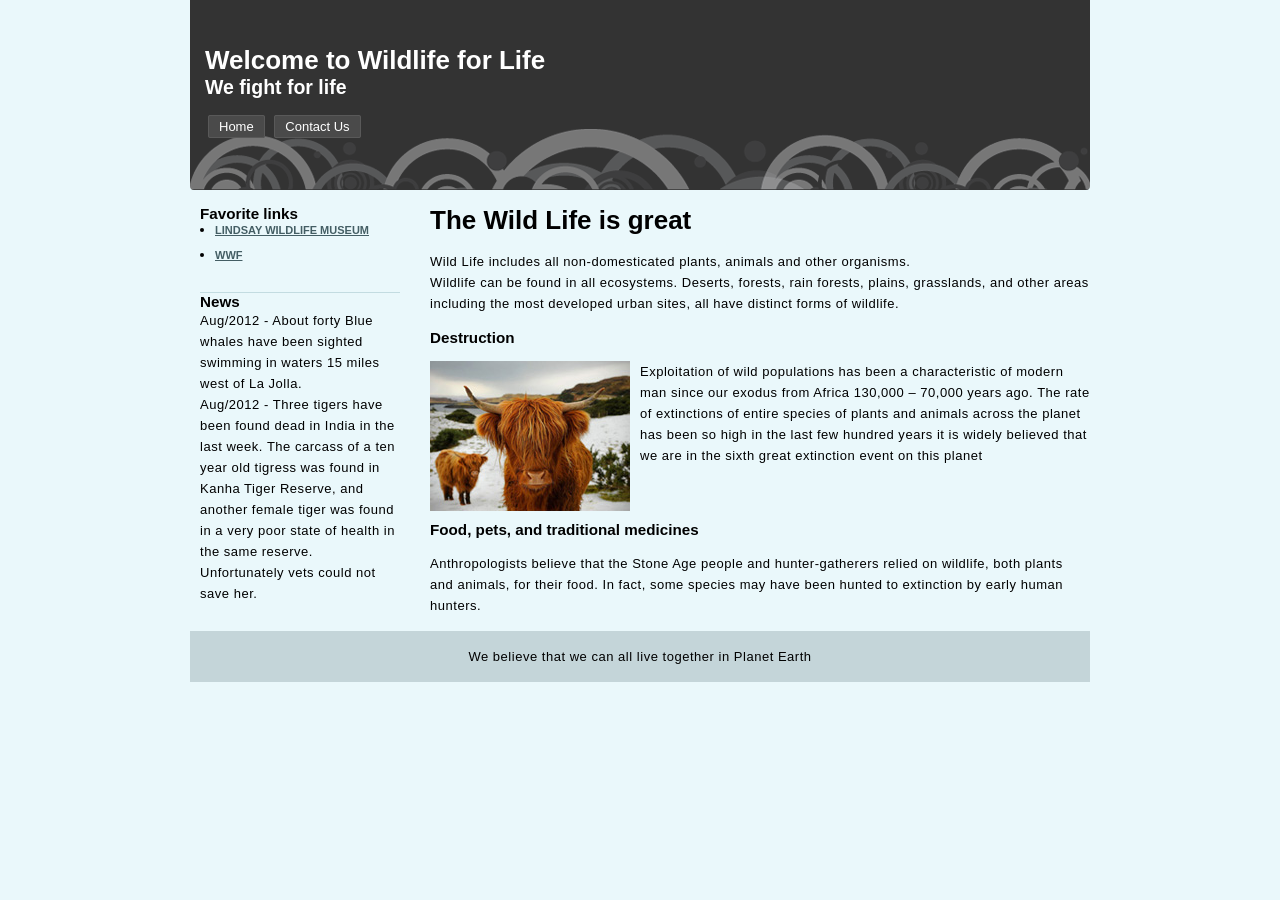
<file: homework2/index.html>
<!DOCTYPE html>
<html>
<head>
<meta http-equiv="Content-Type" content="text/html; charset=UTF-8" />
<meta name="viewport" content="width=device-width, initial-scale=1.0">
<link rel="stylesheet" type="text/css" href="style.css" />
<title>Wild Life</title>
</head>

<body>
    <div id="header">
        <h1>Welcome to Wildlife for Life</h1>
        <h2>We fight for life</h2>
        
        <ul class="navigation">
            <li><a href="index.html" title="home">Home</a></li>
            <li><a href="#" title="contact">Contact Us</a></li>
        </ul>
    </div>
    
    <div class="content">
    
    <div class="col-right">
        
        <h1>The Wild Life is great</h1><br />
        <p>Wild Life includes all non-domesticated plants, animals and other organisms.</p>
        <p>Wildlife can be found in all ecosystems. Deserts, forests, rain forests, plains, grasslands, and other areas including the most developed urban sites, all have distinct forms of wildlife.</p><br />
        
        <h3>Destruction</h3><br />
        <img src="images/img1.jpg" class="float-left" alt="alternative text.  This text is for screen readers or in the instance an image can't load, a description of what should have been here." /><p>Exploitation of wild populations has been a characteristic of modern man since our exodus from Africa 130,000 – 70,000 years ago. The rate of extinctions of entire species of plants and animals across the planet has been so high in the last few hundred years it is widely believed that we are in the sixth great extinction event on this planet</p><br />
        
        <h3 class="clear">Food, pets, and traditional medicines</h3><br />
        <p>Anthropologists believe that the Stone Age people and hunter-gatherers relied on wildlife, both plants and animals, for their food. In fact, some species may have been hunted to extinction by early human hunters.</p>
    </div>
    
    <div class="sidebar-left">
    	<h3>Favorite links</h3>
    	<ul class="list">
        	<li><a href="http://wildlife-museum.org/" title="Lindsay Wildlife Museum">Lindsay Wildlife Museum</a></li>
            <li><a href="http://www.worldwildlife.org/home-full.html" title="WWF">WWF</a></li>
        </ul>
        
        <h3>News</h3>
        <p>Aug/2012 - About forty Blue whales have been sighted swimming in waters 15 miles west of La Jolla.</p>
        <p>Aug/2012 - Three tigers have been found dead in India in the last week. The carcass of a ten year old tigress was found in Kanha Tiger Reserve, and another female tiger was found in a very poor state of health in the same reserve. Unfortunately vets could not save her.</p>
    </div>
    </div>
    
    <div id="footer">
        <p>We believe that we can all live together in Planet Earth</p>
    </div>
</body>
</html>
</file>
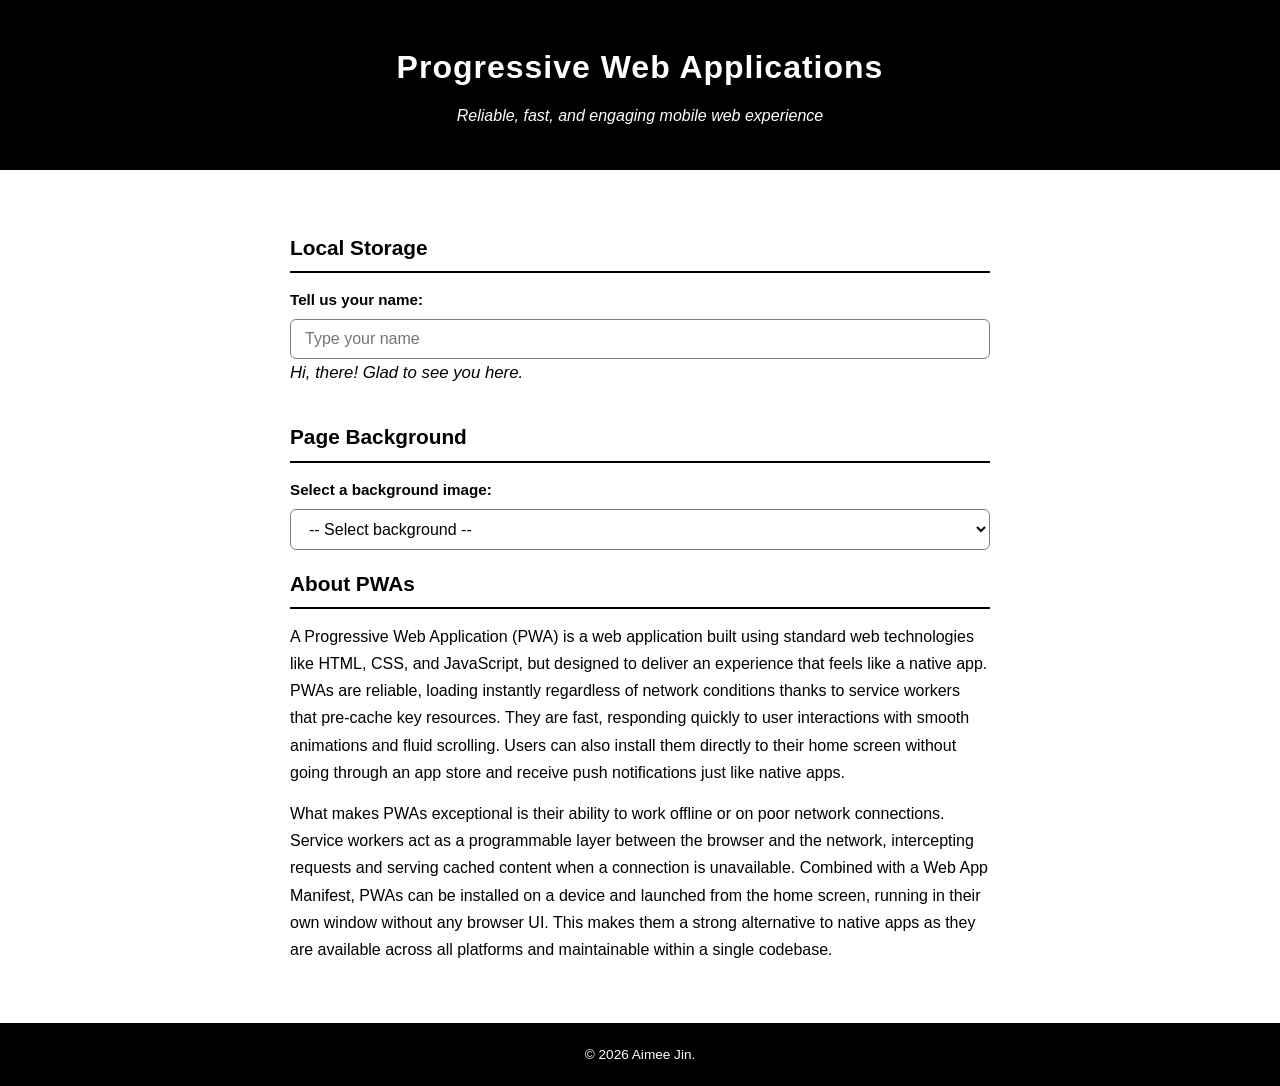
<file: homework4/index.html>
<!DOCTYPE html>
<html lang="en">
<head>
    <meta charset="UTF-8">
    <meta name="viewport" content="width=device-width, initial-scale=1.0">
    <meta name="description" content="Reliable, fast, and engaging web applications.">
    <title>Progressive Web Applications (PWA)</title>
    <link rel="stylesheet" href="style.css">
    <link rel="manifest" href="manifest.json">
</head>

<body>
    
    <header>
        <h1>Progressive Web Applications</h1>
        <p class="tagline">Reliable, fast, and engaging mobile web experience</p>
    </header>
    
    <main>
        <div class="section-container">
            <section class="name-section">
                <h2>Local Storage</h2>
                <label for="nameInput">Tell us your name:</label>
                <input type="text" id="nameInput" placeholder="Type your name">
                <p id="greeting"></p>
            </section>
            
            <section class="bg-selector">
                <h2>Page Background</h2>
                <label for="bgSelect">Select a background image:</label>
                <select id="bgSelect">
                    <option value="">-- Select background --</option>
                    <option value="blue">Light Blue</option>
                    <option value="gold">Light Gold</option>
                </select>
            </section>

            <section class="pwa-info">
                <h2>About PWAs</h2>
                <p>
                    A Progressive Web Application (PWA) is a web application built using standard web technologies like
                    HTML, CSS, and JavaScript, but designed to deliver an experience that feels like a native app.
                    PWAs are reliable, loading instantly regardless of network conditions thanks to
                    service workers that pre-cache key resources. They are fast, responding quickly
                    to user interactions with smooth animations and fluid scrolling. Users can also install them 
                    directly to their home screen without going through an app store and receive push notifications just like native apps.
                </p>       
                <p>
                    What makes PWAs exceptional is their ability to work offline or on poor network connections.
                    Service workers act as a programmable layer between the browser and the network, intercepting requests
                    and serving cached content when a connection is unavailable. Combined with a Web App Manifest, PWAs can be
                    installed on a device and launched from the home screen, running in their own window without any
                    browser UI. This makes them a strong alternative to native apps as they are available across all platforms and 
                    maintainable within a single codebase.
                </p>    
            </section>
        </div>

    </main>
    
    <footer>
        <p>&copy; 2026 Aimee Jin.</p>
    </footer>

    <script src="pwa.js"></script>    
</body>
</html>
</file>
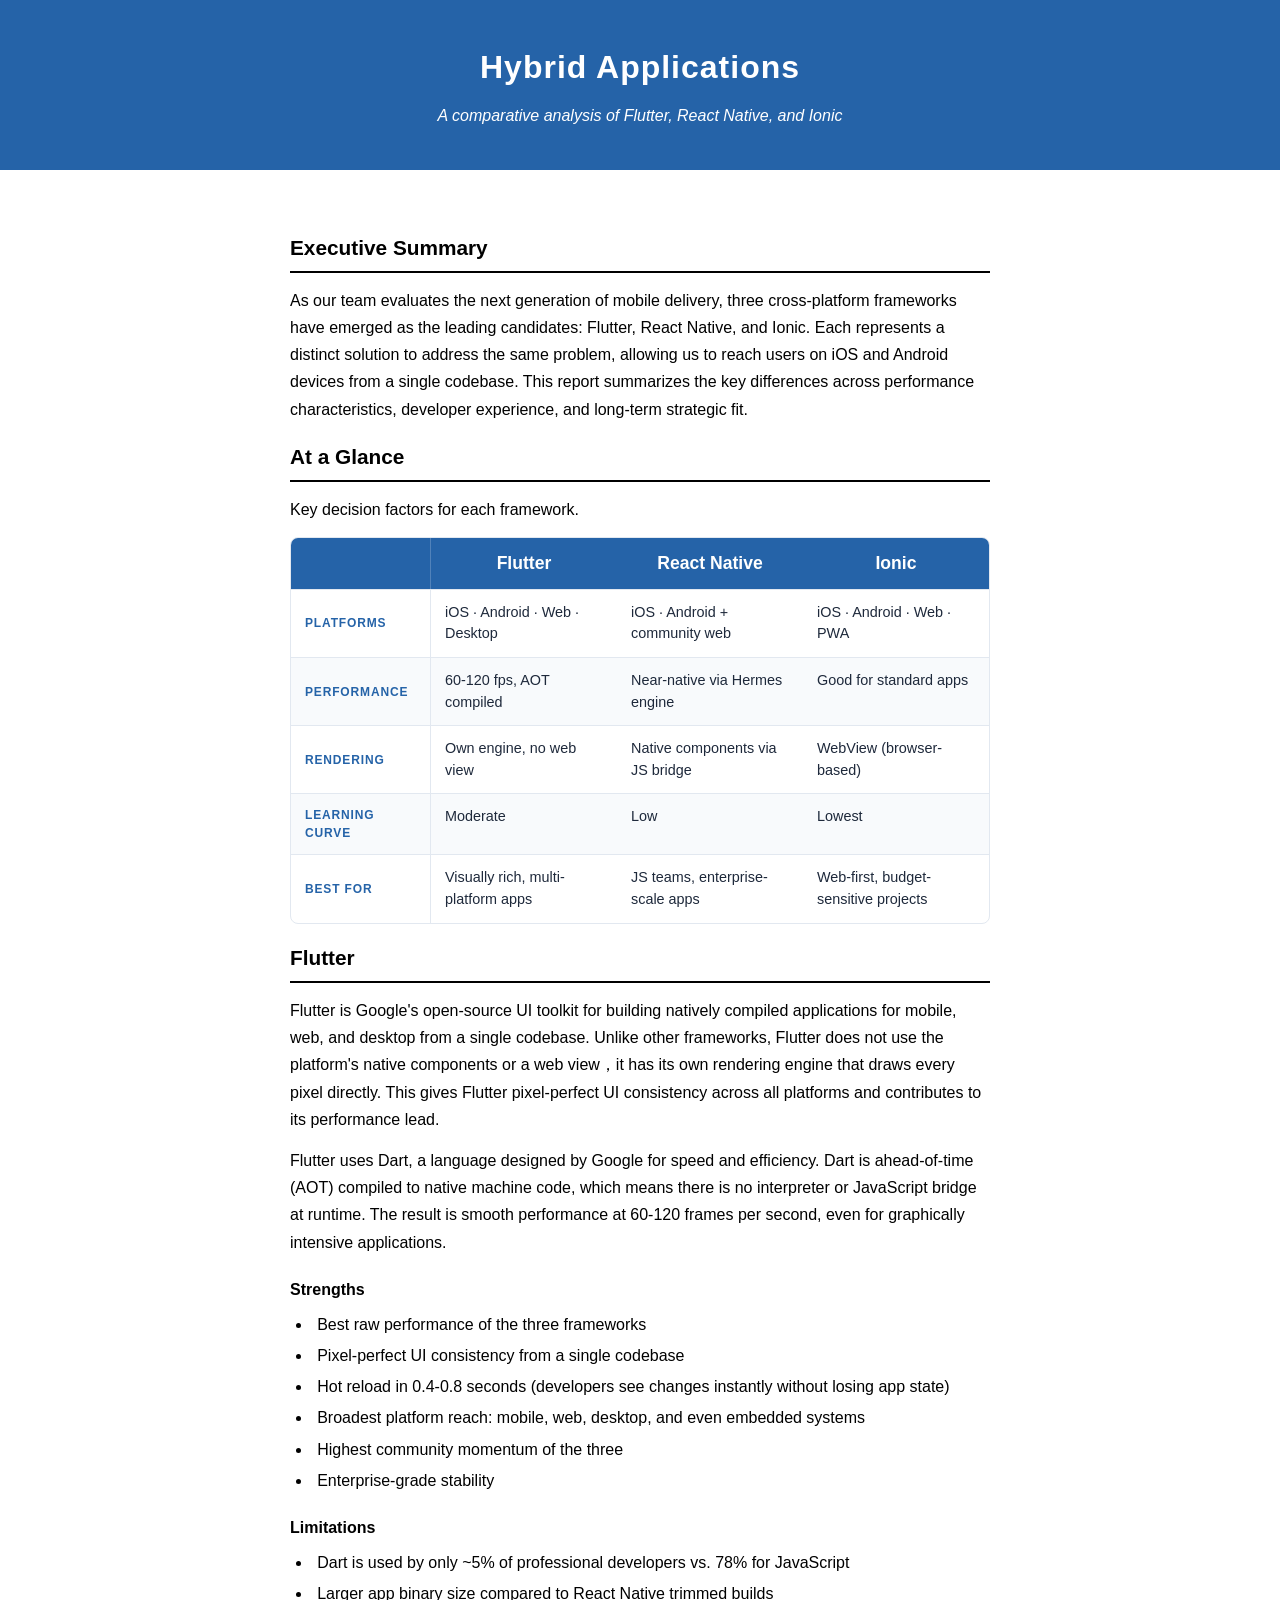
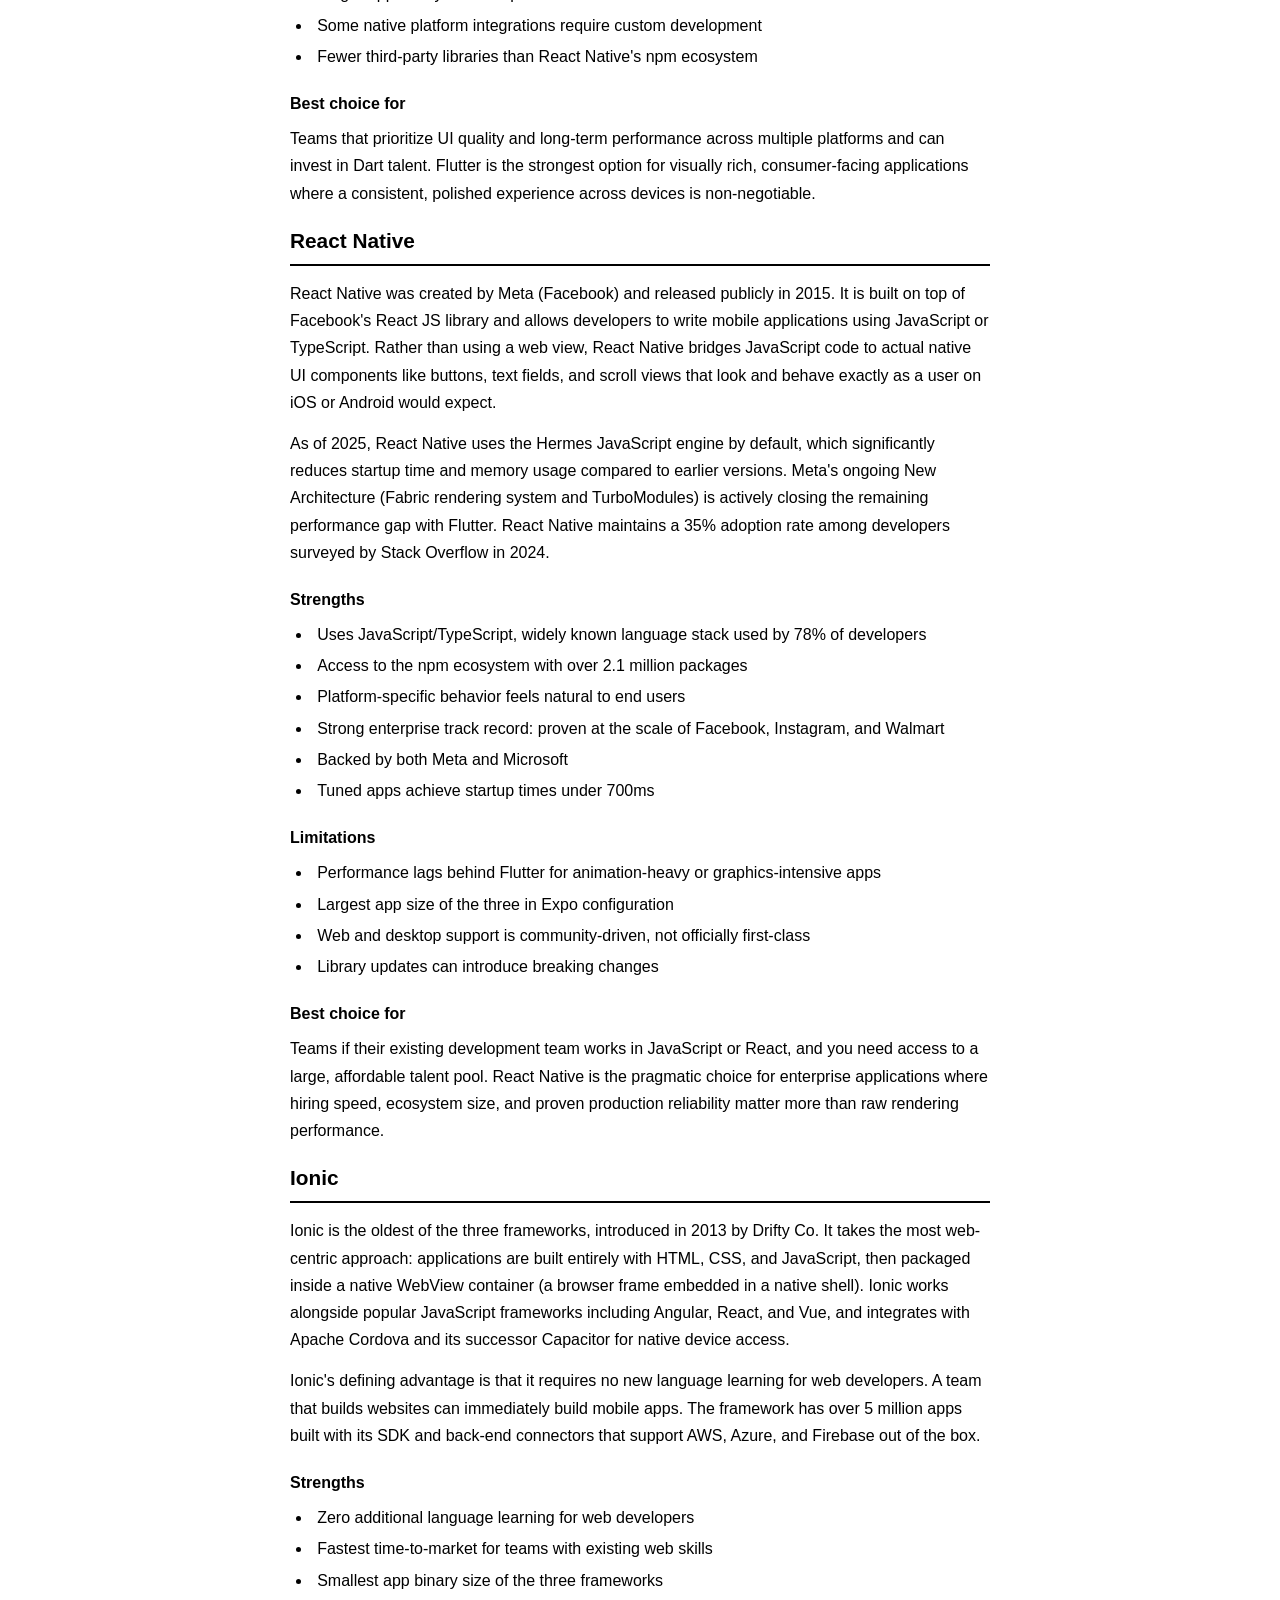
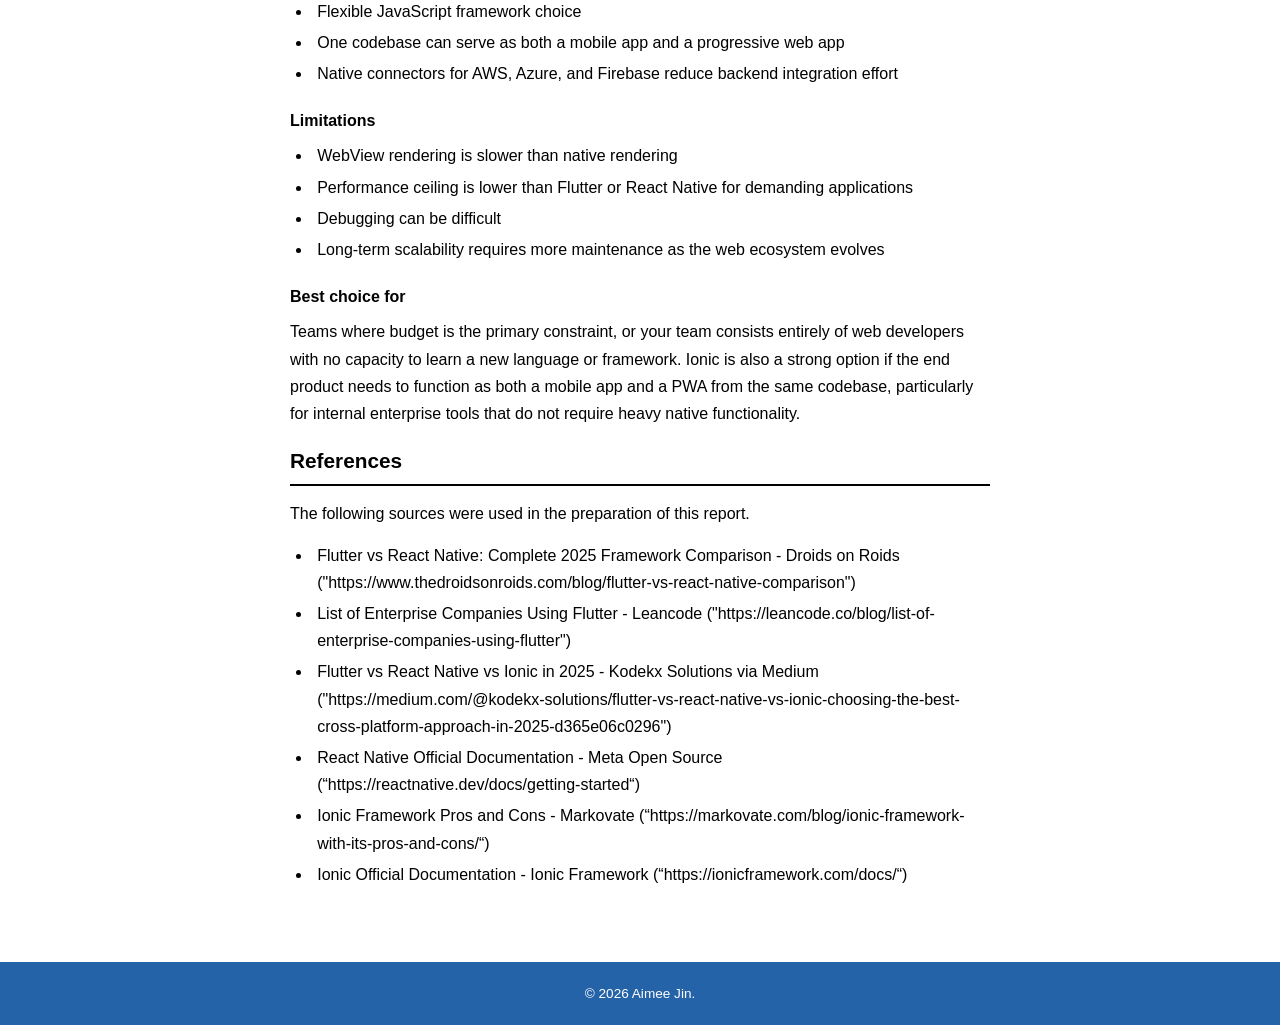
<file: homework5/index.html>
<!DOCTYPE html>
<html lang="en">
<head>
    <meta charset="UTF-8">
    <meta name="viewport" content="width=device-width, initial-scale=1.0">
    <meta name="description" content="A comparative analysis of Flutter, React Native, and Ionic">
    <title>Hybrid Applications</title>
    <link rel="stylesheet" href="style.css">
</head>

<body>
    
    <header>
        <h1>Hybrid Applications</h1>
        <p class="tagline">A comparative analysis of Flutter, React Native, and Ionic</p>
    </header>
    
    <main>
        <div class="section-container">

            <section class="summary">
                <h2>Executive Summary</h2>
                <p>
                    As our team evaluates the next generation of mobile delivery, three cross-platform frameworks have emerged as the leading candidates: 
                    Flutter, React Native, and Ionic. Each represents a distinct solution to address the same problem, allowing us to reach users on iOS 
                    and Android devices from a single codebase. This report summarizes the key differences across performance characteristics, developer 
                    experience, and long-term strategic fit. 
                </p>        
            </section>

            <section class="comparison">
                <h2>At a Glance</h2>
                <p>Key decision factors for each framework.</p>

                <div class="comparison-grid" role="table" aria-label="Framework comparison table">

                    <!-- Header row -->
                    <div class="grid-header" role="rowgroup">
                        <div class="grid-cell cell-label" role="columnheader">
                        </div>
                        <div class="grid-cell cell-head flutter-head" role="columnheader">
                            <strong class="fw-name">Flutter</strong>
                        </div>
                        <div class="grid-cell cell-head rn-head" role="columnheader">       
                            <strong class="fw-name">React Native</strong>
                        </div>
                        <div class="grid-cell cell-head ionic-head" role="columnheader">
                            <strong class="fw-name">Ionic</strong>
                        </div>
                    </div>

                    <!-- Data rows -->
                    <div class="grid-body" role="rowgroup">

                        <div class="grid-row" role="row" data-label="Platforms">
                            <div class="grid-cell cell-label" role="rowheader">Platforms</div>
                            <div class="grid-cell" role="cell">iOS · Android · Web · Desktop</div>
                            <div class="grid-cell" role="cell">iOS · Android + community web</div>
                            <div class="grid-cell" role="cell">iOS · Android · Web · PWA</div>
                        </div>

                        <div class="grid-row" role="row" data-label="Performance">
                            <div class="grid-cell cell-label" role="rowheader">Performance</div>
                            <div class="grid-cell" role="cell">60-120 fps, AOT compiled</div>
                            <div class="grid-cell" role="cell">Near-native via Hermes engine</div>
                            <div class="grid-cell" role="cell">Good for standard apps</div>
                        </div>

                        <div class="grid-row" role="row" data-label="Rendering">
                            <div class="grid-cell cell-label" role="rowheader">Rendering</div>
                            <div class="grid-cell" role="cell">Own engine, no web view</div>
                            <div class="grid-cell" role="cell">Native components via JS bridge</div>
                            <div class="grid-cell" role="cell">WebView (browser-based)</div>
                        </div>

                        <div class="grid-row" role="row" data-label="Learning Curve">
                            <div class="grid-cell cell-label" role="rowheader">Learning curve</div>
                            <div class="grid-cell" role="cell">Moderate</div>
                            <div class="grid-cell" role="cell">Low</div>
                            <div class="grid-cell" role="cell">Lowest</div>
                        </div>

                        <div class="grid-row" role="row" data-label="Best For">
                            <div class="grid-cell cell-label" role="rowheader">Best for</div>
                            <div class="grid-cell" role="cell">Visually rich, multi-platform apps</div>
                            <div class="grid-cell" role="cell">JS teams, enterprise-scale apps</div>
                            <div class="grid-cell" role="cell">Web-first, budget-sensitive projects</div>
                        </div>
                    </div>
                </div>
            </section>

            <section class="Flutter">
                <h2>Flutter</h2>
                <p>
                    Flutter is Google's open-source UI toolkit for building natively compiled applications for mobile, web, and desktop from a single codebase. 
                    Unlike other frameworks, Flutter does not use the platform's native components or a web view，it has its own rendering engine that draws every pixel directly. 
                    This gives Flutter pixel-perfect UI consistency across all platforms and contributes to its performance lead. 
                </p>     
                <p>
                    Flutter uses Dart, a language designed by Google for speed and efficiency. Dart is ahead-of-time (AOT) compiled to native machine code, which means there is no 
                    interpreter or JavaScript bridge at runtime. The result is smooth performance at 60-120 frames per second, even for graphically intensive applications.
                </p>
                <h3>Strengths</h3>
                <ul>
                    <li>Best raw performance of the three frameworks</li>
                    <li>Pixel-perfect UI consistency from a single codebase</li>
                    <li>Hot reload in 0.4-0.8 seconds (developers see changes instantly without losing app state)</li>
                    <li>Broadest platform reach: mobile, web, desktop, and even embedded systems</li>
                    <li>Highest community momentum of the three</li>
                    <li>Enterprise-grade stability</li>
                </ul> 

                <h3>Limitations</h3>
                <ul>
                    <li>Dart is used by only ~5% of professional developers vs. 78% for JavaScript</li>
                    <li>Larger app binary size compared to React Native trimmed builds</li>
                    <li>Some native platform integrations require custom development</li>
                    <li>Fewer third-party libraries than React Native's npm ecosystem</li>
                </ul>

                <h3>Best choice for</h3>
                <p>
                    Teams that prioritize UI quality and long-term performance across multiple platforms and can invest in Dart talent. 
                    Flutter is the strongest option for visually rich, consumer-facing applications where a consistent, polished experience 
                    across devices is non-negotiable.
                </p>
            </section>

            <section class="React">
                <h2>React Native</h2>
                <p>
                    React Native was created by Meta (Facebook) and released publicly in 2015. It is built on top of Facebook's React JS library 
                    and allows developers to write mobile applications using JavaScript or TypeScript. Rather than using a web view, React Native 
                    bridges JavaScript code to actual native UI components like buttons, text fields, and scroll views that look and behave exactly 
                    as a user on iOS or Android would expect.
                </p>
                <p>
                    As of 2025, React Native uses the Hermes JavaScript engine by default, which significantly reduces startup time and memory 
                    usage compared to earlier versions. Meta's ongoing New Architecture (Fabric rendering system and TurboModules) is actively 
                    closing the remaining performance gap with Flutter. React Native maintains a 35% adoption rate among developers surveyed 
                    by Stack Overflow in 2024.
                </p>

                <h3>Strengths</h3>
                <ul>
                    <li>Uses JavaScript/TypeScript, widely known language stack used by 78% of developers</li>
                    <li>Access to the npm ecosystem with over 2.1 million packages</li>
                    <li>Platform-specific behavior feels natural to end users</li>
                    <li>Strong enterprise track record: proven at the scale of Facebook, Instagram, and Walmart</li>
                    <li>Backed by both Meta and Microsoft</li>
                    <li>Tuned apps achieve startup times under 700ms</li>
                </ul>

                <h3>Limitations</h3>
                <ul>
                    <li>Performance lags behind Flutter for animation-heavy or graphics-intensive apps</li>
                    <li>Largest app size of the three in Expo configuration</li>
                    <li>Web and desktop support is community-driven, not officially first-class</li>
                    <li>Library updates can introduce breaking changes</li>
                </ul>

                <h3>Best choice for</h3>
                <p>
                    Teams if their existing development team works in JavaScript or React, and you need access to a large, affordable talent pool. 
                    React Native is the pragmatic choice for enterprise applications where hiring speed, ecosystem size, and proven 
                    production reliability matter more than raw rendering performance.
                </p>
            </section>

            <section class="Ionic">
                <h2>Ionic</h2>
                <p>
                    Ionic is the oldest of the three frameworks, introduced in 2013 by Drifty Co. It takes the most web-centric approach: 
                    applications are built entirely with HTML, CSS, and JavaScript, then packaged inside a native WebView container (a browser 
                    frame embedded in a native shell). Ionic works alongside popular JavaScript frameworks including Angular, React, and Vue, 
                    and integrates with Apache Cordova and its successor Capacitor for native device access.
                </p>
                <p>
                    Ionic's defining advantage is that it requires no new language learning for web developers. A team that builds websites 
                    can immediately build mobile apps. The framework has over 5 million apps built with its SDK and back-end connectors 
                    that support AWS, Azure, and Firebase out of the box.
                </p>

                <h3>Strengths</h3>
                <ul>
                    <li>Zero additional language learning for web developers</li>
                    <li>Fastest time-to-market for teams with existing web skills</li>
                    <li>Smallest app binary size of the three frameworks</li>
                    <li>Flexible JavaScript framework choice</li>
                    <li>One codebase can serve as both a mobile app and a progressive web app</li>
                    <li>Native connectors for AWS, Azure, and Firebase reduce backend integration effort</li>
                </ul>

                <h3>Limitations</h3>
                <ul>
                    <li>WebView rendering is slower than native rendering</li>
                    <li>Performance ceiling is lower than Flutter or React Native for demanding applications</li>
                    <li>Debugging can be difficult</li>
                    <li>Long-term scalability requires more maintenance as the web ecosystem evolves</li>
                </ul>

                <h3>Best choice for</h3>
                <p>
                    Teams where budget is the primary constraint, or your team consists entirely of web developers with no capacity to learn a new 
                    language or framework. Ionic is also a strong option if the end product needs to function as both a mobile app and 
                    a PWA from the same codebase, particularly for internal enterprise tools that do not require heavy native functionality.
                </p>
            </section>

            <section class="references">
                <h2>References</h2>
                <p>The following sources were used in the preparation of this report.</p>
                <ul>
                    <li>
                        Flutter vs React Native: Complete 2025 Framework Comparison - Droids on Roids
                        ("https://www.thedroidsonroids.com/blog/flutter-vs-react-native-comparison")
                    </li>
                    <li>
                        List of Enterprise Companies Using Flutter - Leancode
                        ("https://leancode.co/blog/list-of-enterprise-companies-using-flutter")
                    </li>
                    <li>
                        Flutter vs React Native vs Ionic in 2025 - Kodekx Solutions via Medium
                        ("https://medium.com/@kodekx-solutions/flutter-vs-react-native-vs-ionic-choosing-the-best-cross-platform-approach-in-2025-d365e06c0296")
                    </li>
                    <li>
                        React Native Official Documentation - Meta Open Source
                        (“https://reactnative.dev/docs/getting-started“)
                    </li>
                    <li>
                        Ionic Framework Pros and Cons - Markovate
                        (“https://markovate.com/blog/ionic-framework-with-its-pros-and-cons/“)
                    </li>
                    <li>
                        Ionic Official Documentation - Ionic Framework
                        (“https://ionicframework.com/docs/“)
                    </li>
                </ul>
            </section>
        </div>
    </main>
    
    <footer>
        <p>&copy; 2026 Aimee Jin.</p>
    </footer>

    <script src="registration.js"></script>

</body>
</html>
</file>
<file: homework2/style.css>
* {
    box-sizing: border-box;
	}
	
	body, h1, h2, h3, p, img, ul, li{
		border:0; margin:0; padding:0;
	}
		/*the above is a very basic reset rule.  Every browser has a slightly different default for HTML tags.  By using this simple CSS reset, all the more glaring styles 
		are reset and can now be set to whatever properties that would suit your website best. */
	
	body{
		background:#eaf8fb;	/* a light blue background color. */
		font-family:Arial, Helvetica, sans-serif; /* the font family for all text on the web page is now either arial, helvetica or a sans-serif font if those two are not available */
		font-size:13px; /* all normal text on the web page has a base font size of 14px now */
	}
		
	p{
		letter-spacing:.04em; /* letter spacing sets the horizontal spacing (kerning) between letters in a block of text. */
		line-height:21px; /* line height sets the vertical spacing between lines of text. */
	}
		
	div#header{
		background-color:#333; /* a more specific way to set a background color */
		background-image:url(images/headerbkgd.png); /* sets a background image in the header and the position it should sit */
		background-repeat:no-repeat; /* sets a background image to repeat, repeat-x, repeat-y or not at all as written in this rule */
		background-position:left bottom;/* sets a background image position */
		color:#fff;	/* sets the the color of all header text to white */
		-webkit-border-bottom-right-radius: 4px;
		-webkit-border-bottom-left-radius: 4px;
		-moz-border-radius-bottomright: 4px;
		-moz-border-radius-bottomleft: 4px;
		border-bottom-right-radius: 4px;
		border-bottom-left-radius: 4px;	/* these 6 lines of border-radius code make rounded corners for the bottom work in firefox, safari, chrome, opera and IE9 */
		margin:0 auto; /* by declaring a width on any block element (like a div), giving it a css property of margin:0 auto will center that block element on page */
		min-height:190px;	
		padding:45px 15px 15px;	/* by setting a padding, the content within a HTML element will not touch the edges of that element (by adding padding to an element, it actually makes that element appear wider and/or taller.  In this case, the header div is now 15px wider and taller on each side. */
		width:900px;	
		}
		
	ul.navigation {
		list-style:none;	/* this removes the bullets from list elements */
		margin-top:20px;	/* giving the ul a top margin of 20px */
	}
					
	ul.navigation li{
		display:inline-block; /* an inline block element can have width and height applied to it / and if not, they only take up as much space as the content within allows */
		margin:0 3px 5px;	/* this code adds a 3px margin to the left and right of the list elements, and 5px to the bottom of the list elements */
					}
					
	ul.navigation li a{
		background:#4a4a4a;	/* this is a dark grey background for the link */
		color:#fff;	/* this makes the link text white */
		-moz-border-radius:2px; 
		webkit-border-radius:2px; 
		border-radius:2px;	/* these 3 lines of border-radius code make rounded corners work in firefox, safari, chrome, opera and IE9 */
		border:1px solid #595959; /* this adds a light grey solid border of 1px width around the link */
		padding:3px 10px;	/* as the name implies, this adds extra padding around the link, so that the borders don't bump up against the link text */
		text-decoration:none; /* this removes the normal underline that links usually have */
	}
						
	ul.navigation li a:hover{
		background-color:#000; /*this is a hover pseudo class.  By designating a different background color, than the class for the a tag above, when a mouse hovers over these particular links, in the navigation bar, the background color will change to what's defined here */
		
	}
	
	div.content{
		margin: 0 auto; /* this adds a margin of 15px to the top and bottom of the div with the class of content.  The auto margin applies to the left and right side of the div which is what centers the div in the middle of the page. */
		width:900px;
		display: grid;
		grid-template-columns: 220px 660px;
		column-gap: 20px;
	}
				
	div.col-right{
		margin: 15px auto;
		grid-column: 2;
		grid-row: 1;
		}
		
	div.sidebar-left{
		margin: 15px auto;
		padding:0 10px;
		grid-column: 1;	
		grid-row: 1;
		}
		
	div.sidebar-left a{
		color:#445e64;	/* this redefines all links in the left sidebar to this new color, as opposed to the default blue link color */
	}
	
	div.sidebar-left a:hover{
		text-decoration:none
	}	/* when hovering over a link, in the sidebar, this turns off the underline */
	
	.list{
		border-bottom:1px solid #c3dce1; /* adds a border to the bottom of the list to further divide the content for eaier segragation */
		padding:0 0 20px 15px;	/* adds spacing to the bottom of the list to further divide the content for eaier segragation */
	}
	.list li{
		margin-bottom:10px
	}
	.list li a{
		font-weight:bold;	/* this makes all anchor classes with .list bold without using <strong>  */
		text-transform:uppercase;	/* this makes all anchor classes with .list uppercase  */
		font-size:11px;	/* this makes all anchor classes with .list applied 11px tall  */
	}
				
	div#footer{
		background-color:#c4d5d9;
		margin:0 auto;
		padding:15px;
		text-align:center;
		width:900px;
	}
	.float-left{
		float:left;	/* use this on an element (like an image) to make it float to the left of it's containing HTML element */
		margin:0  10px 10px 0;
		animation-name: fadeIn;
		animation-duration: .5s; 
		animation-timing-function: ease-in; 
	}
	.float-right{
		float:right;	/* use this on an element (like an image) to make it float to the right of it's containing HTML element */
	}
	.float-right img{
		margin:0 0 10px 10px;	/* use this on an element (like an image) to make it float to the right of it's containing HTML element */
	}
	.clear{
		clear:both; /* this clears floats.  This would be used to cancel out a float's behavior on content below it.  */
	}	

	@keyframes fadeIn {
		0% {
			opacity: 0;
		}
		100% {
			opacity: 1;
		}
	}

	@media screen and (max-width: 899px) {
		div#header, 
		div.content, 
		div#footer {
			width: 100%;
		}
		
		div.content {
			grid-template-columns: 220px 1fr; 
		}
	}

	@media screen and (max-width: 600px) {

		div#header, 
		div.content, 
		div#footer {
			width: 100%;
		}
		
		div.content {
			grid-template-columns: 100%; 
		}
		
		div.col-right {
			grid-column: 1;
			grid-row: 1; 
			margin: 15px; 
		}
		
		div.sidebar-left {
			grid-column: 1;
			grid-row: 2; 
			margin: 15px;
			padding: 0;
		}

		img {
			max-width: 100%;
			height: auto;
		}
	}
</file>
<file: homework4/style.css>
* {
    box-sizing: border-box;
    margin: 0;
    padding: 0;
  }
  
  body {
    background-color: white;
    background-size: cover;
    background-position: center;
    background-attachment: fixed;
    font-family: sans-serif;
    font-size: 16px;
    color: black;
    line-height: 1.7;
  }
  
  header {
    background-color: black;
    color: white;
    text-align: center;
    padding: 40px 20px;
  }
  
  h1 {
    font-size: 2rem;
    letter-spacing: 1px;
    margin-bottom: 8px;
  }
  
  .tagline {
    font-size: 1rem;
    color: white;
    font-style: italic;
    font-weight: 300;
  }
  
  main {
    max-width: 800px;
    margin: 0 auto;
    padding: 30px 20px;
  }
  
  .section-container {
    background-color: white;
    border-radius: 8px;
    padding: 30px 30px 14px 30px;
  }

  section {
    padding-bottom: 16px;
  }
  
  section h2 {
    font-size: 1.3rem;
    color: black;
    margin-bottom: 14px;
    border-bottom: 2px solid black;
    padding-bottom: 6px;
  }
  
  section p {
    margin-bottom: 14px;
  }
  
  section p:last-child {
    margin-bottom: 0;
  }
  

  #greeting {
    font-size: 1.05rem;
    color: black;
    font-style: italic;
    margin-bottom: 16px;
  }
  
  label {
    display: block;
    font-size: 0.95rem;
    font-weight: bold;
    margin-bottom: 6px;
    color: black;
  }
  
  input[type="text"] {
    width: 100%;
    padding: 10px 14px;
    font-size: 1rem;
    border: 1px solid grey;
    border-radius: 6px;
    outline: none;
    transition: border-color 0.2s;
  }
  
  input[type="text"]:focus {
    border-color: black;
  }
  
  select {
    width: 100%;
    padding: 10px 14px;
    font-size: 1rem;
    border: 1px solid grey;
    border-radius: 6px;
    background-color: white;
    cursor: pointer;
    outline: none;
    transition: border-color 0.2s;
  }
  
  select:focus {
    border-color: black;
  }
  
  footer {
    text-align: center;
    padding: 20px;
    font-size: 0.85rem;
    color: white;
    background-color: black;
  }
  
  @media (max-width: 768px) {
    h1 {
      font-size: 1.6rem;
    }
  
    .subtitle {
      font-size: 0.95rem;
    }
  
    section {
      padding: 20px;
    }
  
    section h2 {
      font-size: 1.15rem;
    }
  }
  
  @media (max-width: 480px) {
    header {
      padding: 28px 16px;
    }
  
    h1 {
      font-size: 1.3rem;
    }
  
    body {
      font-size: 15px;
    }
  
    section {
      padding: 16px;
      margin-bottom: 16px;
    }
  
    input[type="text"],
    select {
      font-size: 0.95rem;
    }
  }
</file>
<file: homework5/style.css>
* {
  box-sizing: border-box;
  margin: 0;
  padding: 0;
}

body {
  background-color: white;
  background-size: cover;
  background-position: center;
  background-attachment: fixed;
  font-family: sans-serif;
  font-size: 16px;
  color: black;
  line-height: 1.7;
}

header {
  background-color: #2563a8;
  color: white;
  text-align: center;
  padding: 40px 20px;
}

h1 {
  font-size: 2rem;
  letter-spacing: 1px;
  margin-bottom: 8px;
}

.tagline {
  font-size: 1rem;
  color: white;
  font-style: italic;
  font-weight: 300;
}

main {
  max-width: 800px;
  margin: 0 auto;
  padding: 30px 20px;
}

.section-container {
  background-color: white;
  border-radius: 8px;
  padding: 30px 30px 14px 30px;
  overflow-x: hidden;
}

section {
  padding-bottom: 16px;
}

section h2 {
  font-size: 1.3rem;
  color: black;
  margin-bottom: 14px;
  border-bottom: 2px solid black;
  padding-bottom: 6px;
}

section p {
  margin-bottom: 14px;
}

section p:last-child {
  margin-bottom: 0;
}

section ul {
  padding-left: 1.4em;
  margin-bottom: 14px;
}

section ul li {
  padding-left: 0.3em;
  margin-bottom: 4px;
}

section h3 {
  margin-top: 20px;
  margin-bottom: 8px;
  font-size: 1rem;
}


#greeting {
  font-size: 1.05rem;
  color: black;
  font-style: italic;
  margin-bottom: 16px;
}

label {
  display: block;
  font-size: 0.95rem;
  font-weight: bold;
  margin-bottom: 6px;
  color: black;
}

input[type="text"] {
  width: 100%;
  padding: 10px 14px;
  font-size: 1rem;
  border: 1px solid grey;
  border-radius: 6px;
  outline: none;
  transition: border-color 0.2s;
}

input[type="text"]:focus {
  border-color: black;
}

select {
  width: 100%;
  padding: 10px 14px;
  font-size: 1rem;
  border: 1px solid grey;
  border-radius: 6px;
  background-color: white;
  cursor: pointer;
  outline: none;
  transition: border-color 0.2s;
}

select:focus {
  border-color: black;
}

footer {
  text-align: center;
  padding: 20px;
  font-size: 0.85rem;
  color: white;
  background-color: #2563a8;
}

/* Grid */

.comparison-intro {
  font-size: 0.95rem;
  color: #555;
  margin-bottom: 20px;
}

/* Grid layout */
.comparison-grid {
  width: 100%;
  border: 1px solid #e2e8f0;
  border-radius: 8px;
  overflow: hidden;
  font-size: 0.9rem;
}

/* Header row */
.grid-header {
  display: grid;
  grid-template-columns: minmax(100px, 140px) repeat(3, 1fr);
  width: 100%;
}

.cell-head {
  display: flex;
  flex-direction: column;
  align-items: center;
  justify-content: center;
  text-align: center;
  padding: 20px 12px;
  gap: 6px;
  color: white;
  background-color: #2563a8;
}

.flutter-head, .rn-head, .ionic-head { background-color: #2563a8; }

.fw-name {
  font-size: 1.1rem;
  font-weight: 700;
  color: white;
  display: block;
}

/* Header corner cell */
.grid-header .cell-label {
  background-color: #2563a8;
  border-right-color: rgba(255, 255, 255, 0.2);
}

/* Body rows */
.grid-body .grid-row {
  display: grid;
  grid-template-columns: minmax(100px, 140px) repeat(3, 1fr);
  width: 100%;
  border-top: 1px solid #e2e8f0;
}

.grid-body .grid-row:nth-child(even) {
  background-color: #f8fafc;
}

.grid-cell {
  padding: 12px 14px;
  line-height: 1.5;
  color: #1e293b;
  vertical-align: middle;
}

/* Label column */
.cell-label {
  font-size: 0.75rem;
  font-weight: 600;
  letter-spacing: 0.07em;
  text-transform: uppercase;
  color: #2563a8;
  background-color: transparent;
  border-right: 1px solid #e2e8f0;
  display: flex;
  align-items: center;
}


/* tablet and smaller screens*/

@media (max-width: 768px) {
  h1 {
    font-size: 1.6rem;
  }

  .subtitle {
    font-size: 0.95rem;
  }

  section {
    padding: 20px;
  }

  section h2 {
    font-size: 1.15rem;
  }

  /* Grid */
  .grid-header,
  .grid-body .grid-row {
    grid-template-columns: repeat(3, 1fr);
  }

  .grid-header .cell-label,
  .grid-body .grid-row .cell-label {
    display: none;
  }

  .grid-body .grid-row::before {
    content: attr(data-label);
    display: block;
    grid-column: 1 / -1;
    font-size: 0.72rem;
    font-weight: 700;
    letter-spacing: 0.09em;
    text-transform: uppercase;
    color: #2563a8;
    background-color: #dbeafe;
    padding: 6px 14px;
    border-top: 1px solid #e2e8f0;
  }

  .cell-head {
    padding: 16px 8px;
  }

  .fw-name {
    font-size: 0.95rem;
  }
}

@media (max-width: 480px) {
  header {
    padding: 28px 16px;
  }

  h1 {
    font-size: 1.3rem;
  }

  body {
    font-size: 15px;
  }

  section {
    padding: 16px;
    margin-bottom: 16px;
  }

  input[type="text"],
  select {
    font-size: 0.95rem;
  }

  .grid-cell {
    padding: 10px 8px;
    font-size: 0.82rem;
  }
}
</file>
